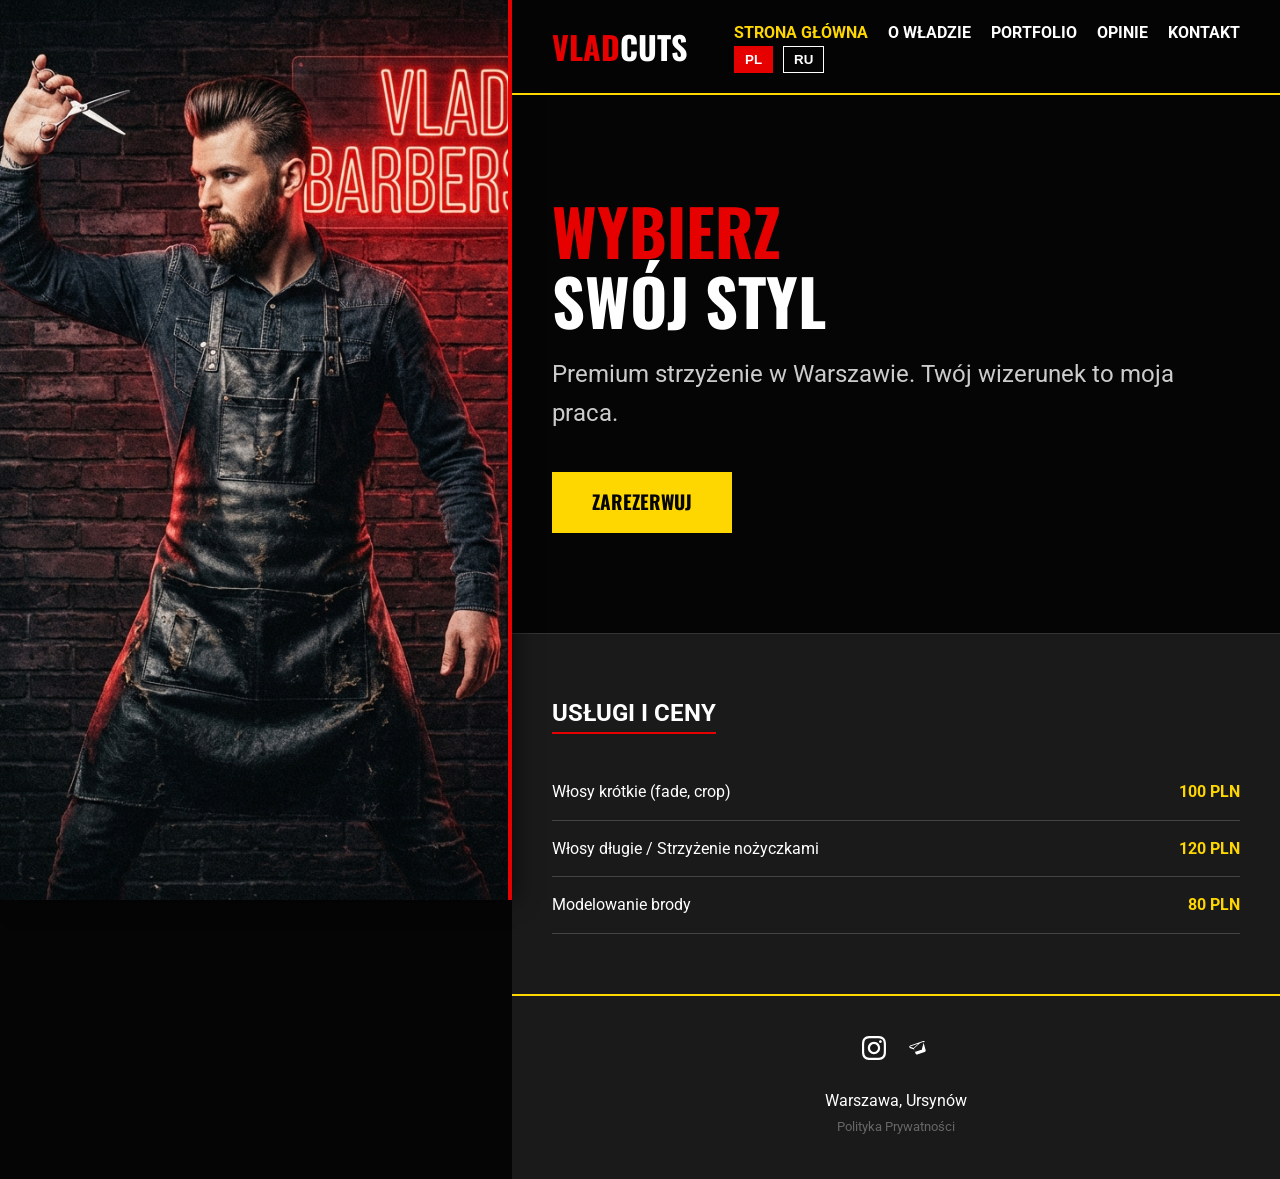
<file: index.html>
<!DOCTYPE html>
<html lang="pl">

<head>
    <meta charset="UTF-8">
    <meta name="viewport" content="width=device-width, initial-scale=1.0">
    <title>VLADCUTS - Barber Shop</title>
    <link rel="stylesheet" href="style.css">
</head>

<body>
    <!-- Fixed Sidebar -->
    <aside class="sidebar-overlay"></aside>

    <!-- Main Content Wrapper -->
    <div class="main-wrapper">
        <header>
            <div class="container nav-container">
                <a href="index.html" class="logo">VLAD<span>CUTS</span></a>
                <nav>
                    <ul>
                        <li><a href="index.html" class="active" data-i18n="nav_home">Strona Główna</a></li>
                        <li><a href="about.html" data-i18n="nav_about">O Władzie</a></li>
                        <li><a href="portfolio.html" data-i18n="nav_portfolio">Portfolio</a></li>
                        <li><a href="reviews.html" data-i18n="nav_reviews">Opinie</a></li>
                        <li><a href="contacts.html" data-i18n="nav_contacts">Kontakt</a></li>
                    </ul>
                    <div class="lang-switch">
                        <button class="lang-btn" data-lang="pl">PL</button>
                        <button class="lang-btn" data-lang="ru">RU</button>
                    </div>
                </nav>
            </div>
        </header>

        <main>
            <section class="hero-section">
                <div class="container" style="padding: 0;">
                    <h1 class="hero-text">
                        <span data-i18n="hero_title_1">WYBIERZ</span>
                        <span style="color: white;" data-i18n="hero_title_2">SWÓJ STYL</span>
                    </h1>
                    <p class="hero-sub" data-i18n="hero_sub">Premium strzyżenie w Warszawie</p>
                    <a href="contacts.html" class="cta-btn" data-i18n="cta_book">ZAREZERWUJ</a>
                </div>
            </section>

            <section class="services-section">
                <div class="container" style="padding: 0;">
                    <h2 style="color: white; margin-bottom: 30px; border-bottom: 2px solid var(--color-red); display: inline-block;"
                        data-i18n="services_title">USŁUGI I CENY</h2>

                    <div class="service-list">
                        <div class="service-item">
                            <span data-i18n="service_short">Włosy krótkie</span>
                            <span style="color: var(--color-gold); font-weight: bold;">100 PLN</span>
                        </div>
                        <div class="service-item">
                            <span data-i18n="service_long">Włosy długie</span>
                            <span style="color: var(--color-gold); font-weight: bold;">120 PLN</span>
                        </div>
                        <div class="service-item">
                            <span data-i18n="service_beard">Broda</span>
                            <span style="color: var(--color-gold); font-weight: bold;">80 PLN</span>
                        </div>
                    </div>
                </div>
            </section>
        </main>

        <footer>
            <div class="container">
                <div class="social-links">
                    <a href="https://www.instagram.com/vladd.cuts/" aria-label="Instagram">
                        <svg viewBox="0 0 24 24">
                            <path
                                d="M12 2.163c3.204 0 3.584.012 4.85.07 3.252.148 4.771 1.691 4.919 4.919.058 1.265.069 1.645.069 4.849 0 3.205-.012 3.584-.069 4.849-.149 3.225-1.664 4.771-4.919 4.919-1.266.058-1.644.07-4.85.07-3.204 0-3.584-.012-4.849-.07-3.26-.149-4.771-1.699-4.919-4.92-.058-1.265-.07-1.644-.07-4.849 0-3.204.013-3.583.07-4.849.149-3.227 1.664-4.771 4.919-4.919 1.266-.057 1.645-.069 4.849-.069zm0-2.163c-3.259 0-3.667.014-4.947.072-4.358.2-6.78 2.618-6.98 6.98-.059 1.281-.073 1.689-.073 4.948 0 3.259.014 3.668.072 4.948.2 4.358 2.618 6.78 6.98 6.98 1.281.058 1.689.072 4.948.072 3.259 0 3.668-.014 4.948-.072 4.354-.2 6.782-2.618 6.979-6.98.059-1.28.073-1.689.073-4.948 0-3.259-.014-3.667-.072-4.947-.196-4.354-2.617-6.78-6.979-6.98-1.281-.059-1.69-.073-4.949-.073zm0 5.838c-3.403 0-6.162 2.759-6.162 6.162s2.759 6.163 6.162 6.163 6.162-2.759 6.162-6.163c0-3.403-2.759-6.162-6.162-6.162zm0 10.162c-2.209 0-4-1.79-4-4 0-2.209 1.791-4 4-4s4 1.791 4 4c0 2.21-1.791 4-4 4zm6.406-11.845c-.796 0-1.441.645-1.441 1.44s.645 1.44 1.441 1.44c.795 0 1.439-.645 1.439-1.44s-.644-1.44-1.439-1.44z" />
                        </svg>
                    </a>
                    <a href="https://web.telegram.org/k/#@vlaqxp" aria-label="Telegram">
                        <svg viewBox="0 0 24 24">
                            <path d="M0 0h24v24H0z" fill="none" />
                            <path
                                d="M18.92 6.01C18.72 5.42 18.16 5.01 17.5 5.01c-.08 0-.16.01-.24.03l-13 4.42c-.6.2-1.01.76-1.02 1.4 0 0.05 0 0.09.01 0.14.11.59.54 1.07 1.11 1.27l3.86 1.35 1.34 3.86c.2.57.74 1.01 1.38 1.01.07 0 .15-.01.23-.03l7.46-2.58c.63-.22 1.08-.8 1.08-1.48 0-.08-.01-.16-.03-.23l-2.06-7.39c-.06-.2-.07-.4-.08-.6zm-2.02 7.18l-7.46 2.58c-.14.05-.28.03-.39-.01l-1.12-3.23 6.82-5.91c.14-.12.16-.33.04-.47-.12-.14-.33-.16-.47-.04L7.51 11.9l-3.23-1.12c-.14-.05-.22-.18-.21-.32l13-4.42c.16-.05.33-.03.46.06.13.09.2.24.16.4l-2.06 7.39c-.05.15-.22.25-.38.19z" />
                        </svg>
                    </a>
                </div>
                <div class="contact-info-footer">
                    <p data-i18n="address">Warszawa, Ursynów</p>
                </div>
                <a href="privacy.html" style="color: #666; text-decoration: none; font-size: 0.8rem;"
                    data-i18n="footer_privacy">Polityka Prywatności</a>
            </div>
        </footer>
    </div>

    <script src="translations.js"></script>
    <script src="script.js"></script>
</body>

</html>
</file>
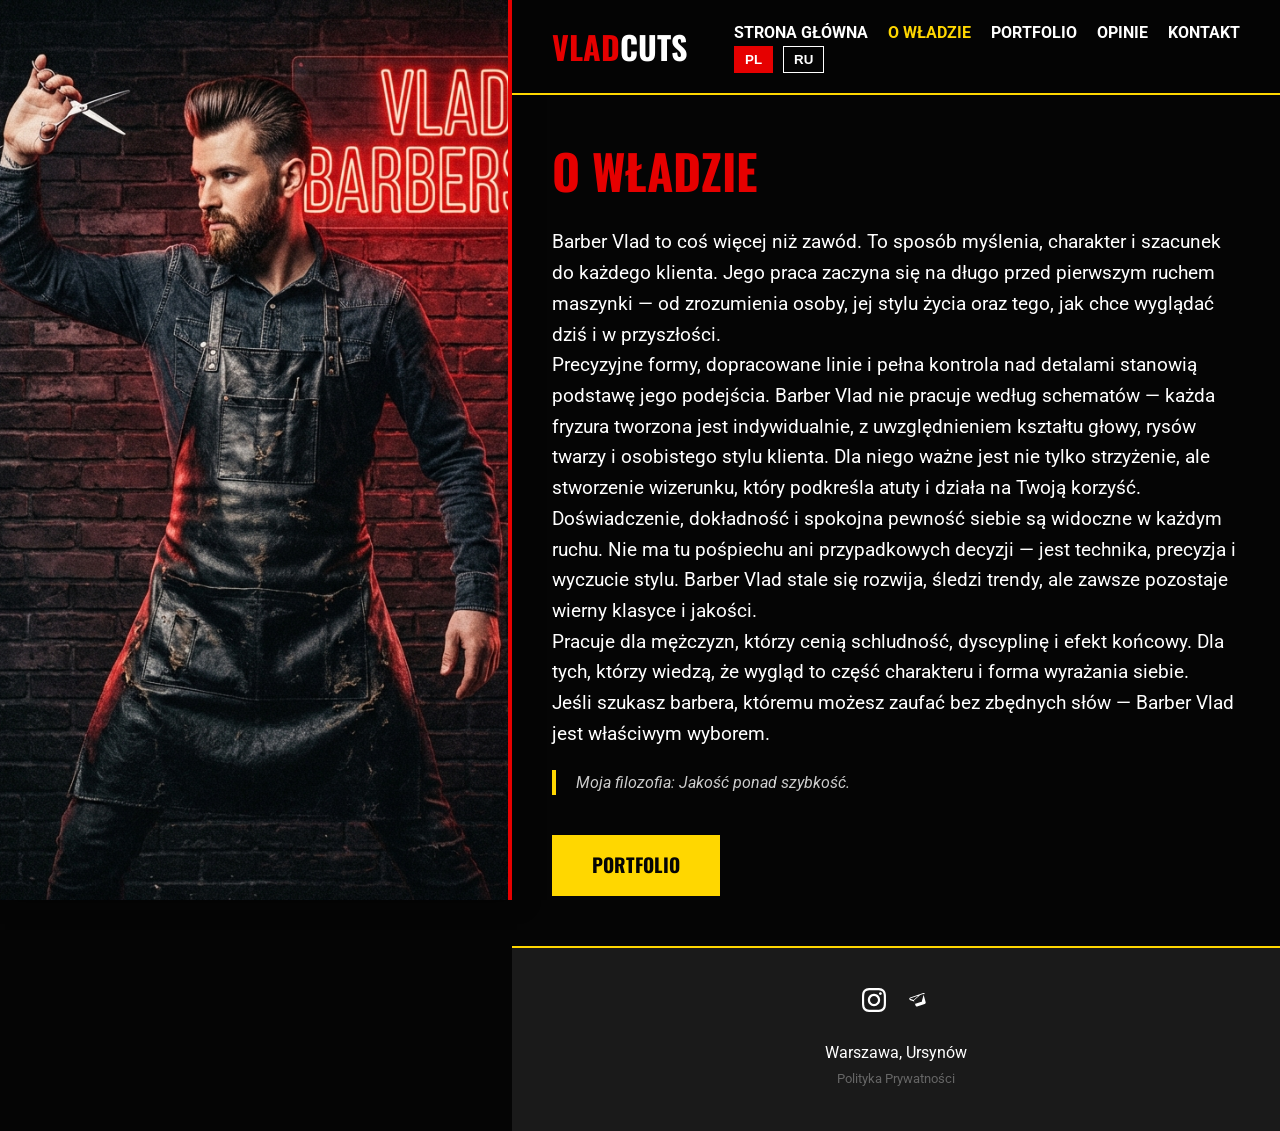
<file: about.html>
<!DOCTYPE html>
<html lang="pl">

<head>
    <meta charset="UTF-8">
    <meta name="viewport" content="width=device-width, initial-scale=1.0">
    <title>VLADCUTS - About</title>
    <link rel="stylesheet" href="style.css">
</head>

<body>
    <aside class="sidebar-overlay"></aside>
    <div class="main-wrapper">
        <header>
            <div class="container nav-container">
                <a href="index.html" class="logo">VLAD<span>CUTS</span></a>
                <nav>
                    <ul>
                        <li><a href="index.html" data-i18n="nav_home">Strona Główna</a></li>
                        <li><a href="about.html" class="active" data-i18n="nav_about">O Władzie</a></li>
                        <li><a href="portfolio.html" data-i18n="nav_portfolio">Portfolio</a></li>
                        <li><a href="reviews.html" data-i18n="nav_reviews">Opinie</a></li>
                        <li><a href="contacts.html" data-i18n="nav_contacts">Kontakt</a></li>
                    </ul>
                    <div class="lang-switch">
                        <button class="lang-btn" data-lang="pl">PL</button>
                        <button class="lang-btn" data-lang="ru">RU</button>
                    </div>
                </nav>
            </div>
        </header>

        <main class="container" style="padding-top: 50px; padding-bottom: 50px;">
            <h1 class="hero-text" style="font-size: 3rem; margin-bottom: 30px;"><span data-i18n="about_title">O
                    WŁADZIE</span></h1>

            <p style="font-size: 1.2rem; margin-bottom: 20px; max-width: 800px;" data-i18n="about_text">
                Barber z 8-letnim doświadczeniem. Szkoliłem się w Londynie. Wierzę, że fryzura to nie tylko usługa, ale
                sposób na wyrażenie siebie. Pracuję na kosmetykach premium i śledzę najnowsze trendy mody męskiej.
            </p>

            <blockquote
                style="border-left: 4px solid var(--color-gold); padding-left: 20px; font-style: italic; color: #ccc; margin-bottom: 40px;">
                <p data-i18n="about_philosophy">Moja filozofia: Jakość ponad szybkość.</p>
            </blockquote>

            <a href="portfolio.html" class="cta-btn" data-i18n="nav_portfolio">ZOBACZ PORTFOLIO</a>
        </main>

        <footer>
            <div class="container">
                <div class="social-links">
                    <a href="https://www.instagram.com/vladd.cuts/" aria-label="Instagram">
                        <svg viewBox="0 0 24 24">
                            <path
                                d="M12 2.163c3.204 0 3.584.012 4.85.07 3.252.148 4.771 1.691 4.919 4.919.058 1.265.069 1.645.069 4.849 0 3.205-.012 3.584-.069 4.849-.149 3.225-1.664 4.771-4.919 4.919-1.266.058-1.644.07-4.85.07-3.204 0-3.584-.012-4.849-.07-3.26-.149-4.771-1.699-4.919-4.92-.058-1.265-.07-1.644-.07-4.849 0-3.204.013-3.583.07-4.849.149-3.227 1.664-4.771 4.919-4.919 1.266-.057 1.645-.069 4.849-.069zm0-2.163c-3.259 0-3.667.014-4.947.072-4.358.2-6.78 2.618-6.98 6.98-.059 1.281-.073 1.689-.073 4.948 0 3.259.014 3.668.072 4.948.2 4.358 2.618 6.78 6.98 6.98 1.281.058 1.689.072 4.948.072 3.259 0 3.668-.014 4.948-.072 4.354-.2 6.782-2.618 6.979-6.98.059-1.28.073-1.689.073-4.948 0-3.259-.014-3.667-.072-4.947-.196-4.354-2.617-6.78-6.979-6.98-1.281-.059-1.69-.073-4.949-.073zm0 5.838c-3.403 0-6.162 2.759-6.162 6.162s2.759 6.163 6.163 6.163 6.162-2.759 6.162-6.163c0-3.403-2.759-6.162-6.162-6.162zm0 10.162c-2.209 0-4-1.79-4-4 0-2.209 1.791-4 4-4s4 1.791 4 4c0 2.21-1.791 4-4 4zm6.406-11.845c-.796 0-1.441.645-1.441 1.44s.645 1.44 1.441 1.44c.795 0 1.439-.645 1.439-1.44s-.644-1.44-1.439-1.44z" />
                        </svg>
                    </a>
                    <a href="https://web.telegram.org/k/#@vlaqxp" aria-label="Telegram">
                        <svg viewBox="0 0 24 24">
                            <path d="M0 0h24v24H0z" fill="none" />
                            <path
                                d="M18.92 6.01C18.72 5.42 18.16 5.01 17.5 5.01c-.08 0-.16.01-.24.03l-13 4.42c-.6.2-1.01.76-1.02 1.4 0 0.05 0 0.09.01 0.14.11.59.54 1.07 1.11 1.27l3.86 1.35 1.34 3.86c.2.57.74 1.01 1.38 1.01.07 0 .15-.01.23-.03l7.46-2.58c.63-.22 1.08-.8 1.08-1.48 0-.08-.01-.16-.03-.23l-2.06-7.39c-.06-.2-.07-.4-.08-.6zm-2.02 7.18l-7.46 2.58c-.14.05-.28.03-.39-.01l-1.12-3.23 6.82-5.91c.14-.12.16-.33.04-.47-.12-.14-.33-.16-.47-.04L7.51 11.9l-3.23-1.12c-.14-.05-.22-.18-.21-.32l13-4.42c.16-.05.33-.03.46.06.13.09.2.24.16.4l-2.06 7.39c-.05.15-.22.25-.38.19z" />
                        </svg>
                    </a>
                </div>
                <div class="contact-info-footer">
                    <p data-i18n="address">Warszawa, Ursynów</p>
                </div>
                <a href="privacy.html" style="color: #666; text-decoration: none; font-size: 0.8rem;"
                    data-i18n="footer_privacy">Polityka Prywatności</a>
            </div>
        </footer>
    </div>
    <script src="translations.js"></script>
    <script src="script.js"></script>
</body>

</html>
</file>
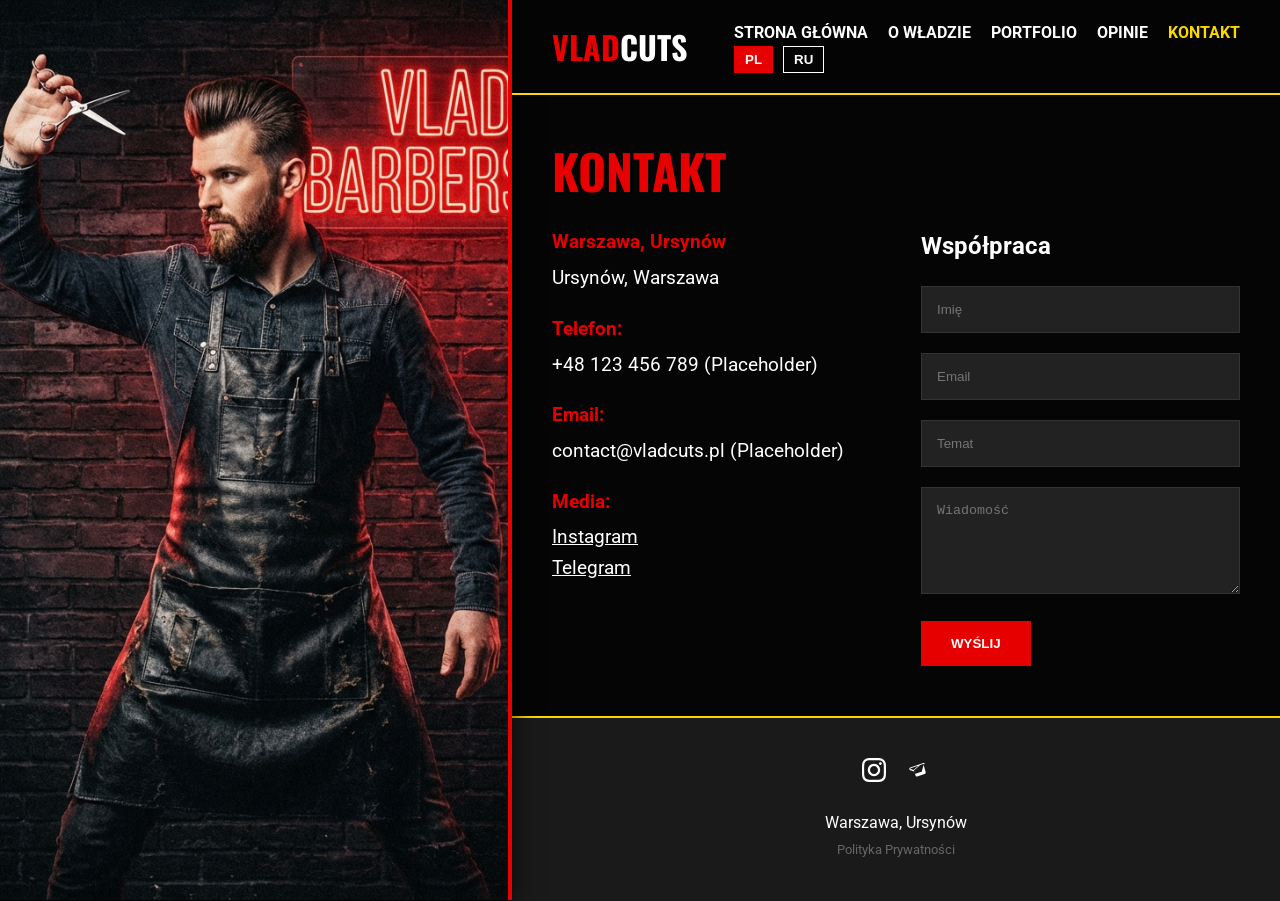
<file: contacts.html>
<!DOCTYPE html>
<html lang="pl">

<head>
    <meta charset="UTF-8">
    <meta name="viewport" content="width=device-width, initial-scale=1.0">
    <title>VLADCUTS - Contacts</title>
    <link rel="stylesheet" href="style.css">
    <style>
        .contact-grid {
            display: grid;
            grid-template-columns: 1fr 1fr;
            gap: 50px;
        }

        .contact-info {
            font-size: 1.2rem;
        }

        .contact-item {
            margin-bottom: 20px;
        }

        .contact-item strong {
            display: block;
            color: var(--color-red);
            margin-bottom: 5px;
        }

        button[type="submit"] {
            background-color: var(--color-red);
            color: white;
            border: none;
            padding: 15px 30px;
            cursor: pointer;
            font-weight: bold;
            text-transform: uppercase;
        }

        @media (max-width: 768px) {
            .contact-grid {
                grid-template-columns: 1fr;
            }
        }
    </style>
</head>

<body>
    <aside class="sidebar-overlay"></aside>
    <div class="main-wrapper">
        <header>
            <div class="container nav-container">
                <a href="index.html" class="logo">VLAD<span>CUTS</span></a>
                <nav>
                    <ul>
                        <li><a href="index.html" data-i18n="nav_home">Strona Główna</a></li>
                        <li><a href="about.html" data-i18n="nav_about">O Władzie</a></li>
                        <li><a href="portfolio.html" data-i18n="nav_portfolio">Portfolio</a></li>
                        <li><a href="reviews.html" data-i18n="nav_reviews">Opinie</a></li>
                        <li><a href="contacts.html" class="active" data-i18n="nav_contacts">Kontakt</a></li>
                    </ul>
                    <div class="lang-switch">
                        <button class="lang-btn" data-lang="pl">PL</button>
                        <button class="lang-btn" data-lang="ru">RU</button>
                    </div>
                </nav>
            </div>
        </header>

        <main class="container" style="padding-top: 50px; padding-bottom: 50px;">
            <h1 class="hero-text" style="font-size: 3rem; margin-bottom: 30px;"><span
                    data-i18n="contacts_title">KONTAKT</span></h1>

            <div class="contact-grid">
                <div class="contact-info">
                    <div class="contact-item">
                        <strong data-i18n="address">Adres</strong>
                        <p>Ursynów, Warszawa</p>
                    </div>
                    <div class="contact-item">
                        <strong data-i18n="phone_label">Telefon</strong>
                        <p>+48 123 456 789 (Placeholder)</p>
                    </div>
                    <div class="contact-item">
                        <strong data-i18n="email_label">Email</strong>
                        <p>contact@vladcuts.pl (Placeholder)</p>
                    </div>
                    <div class="contact-item">
                        <strong data-i18n="social_label">Media</strong>
                        <p>
                            <a href="https://www.instagram.com/vladd.cuts/"
                                style="color: white; text-decoration: underline;">Instagram</a><br>
                            <a href="https://web.telegram.org/k/#@vlaqxp"
                                style="color: white; text-decoration: underline;">Telegram</a>
                        </p>
                    </div>
                </div>

                <div class="contact-form">
                    <h2 style="margin-bottom: 20px;" data-i18n="contact_form_title">Współpraca</h2>
                    <form id="contactForm">
                        <input type="text" id="name" data-i18n-placeholder="form_name" placeholder="Imię" required>
                        <input type="email" id="email" data-i18n-placeholder="form_email" placeholder="Email" required>
                        <input type="text" id="topic" data-i18n-placeholder="form_topic" placeholder="Temat" required>
                        <textarea rows="5" id="message" data-i18n-placeholder="form_message" placeholder="Wiadomość"
                            required></textarea>
                        <button type="submit" data-i18n="form_btn">WYŚLIJ</button>
                    </form>
                </div>
            </div>
        </main>

        <footer>
            <div class="container">
                <div class="social-links">
                    <a href="https://www.instagram.com/vladd.cuts/" aria-label="Instagram">
                        <svg viewBox="0 0 24 24">
                            <path
                                d="M12 2.163c3.204 0 3.584.012 4.85.07 3.252.148 4.771 1.691 4.919 4.919.058 1.265.069 1.645.069 4.849 0 3.205-.012 3.584-.069 4.849-.149 3.225-1.664 4.771-4.919 4.919-1.266.058-1.644.07-4.85.07-3.204 0-3.584-.012-4.849-.07-3.26-.149-4.771-1.699-4.919-4.92-.058-1.265-.07-1.644-.07-4.849 0-3.204.013-3.583.07-4.849.149-3.227 1.664-4.771 4.919-4.919 1.266-.057 1.645-.069 4.849-.069zm0-2.163c-3.259 0-3.667.014-4.947.072-4.358.2-6.78 2.618-6.98 6.98-.059 1.281-.073 1.689-.073 4.948 0 3.259.014 3.668.072 4.948.2 4.358 2.618 6.78 6.98 6.98 1.281.058 1.689.072 4.948.072 3.259 0 3.668-.014 4.948-.072 4.354-.2 6.782-2.618 6.979-6.98.059-1.28.073-1.689.073-4.948 0-3.259-.014-3.667-.072-4.947-.196-4.354-2.617-6.78-6.979-6.98-1.281-.059-1.69-.073-4.949-.073zm0 5.838c-3.403 0-6.162 2.759-6.162 6.162s2.759 6.163 6.163 6.163 6.162-2.759 6.162-6.163c0-3.403-2.759-6.162-6.162-6.162zm0 10.162c-2.209 0-4-1.79-4-4 0-2.209 1.791-4 4-4s4 1.791 4 4c0 2.21-1.791 4-4 4zm6.406-11.845c-.796 0-1.441.645-1.441 1.44s.645 1.44 1.441 1.44c.795 0 1.439-.645 1.439-1.44s-.644-1.44-1.439-1.44z" />
                        </svg>
                    </a>
                    <a href="https://web.telegram.org/k/#@vlaqxp" aria-label="Telegram">
                        <svg viewBox="0 0 24 24">
                            <path d="M0 0h24v24H0z" fill="none" />
                            <path
                                d="M18.92 6.01C18.72 5.42 18.16 5.01 17.5 5.01c-.08 0-.16.01-.24.03l-13 4.42c-.6.2-1.01.76-1.02 1.4 0 0.05 0 0.09.01 0.14.11.59.54 1.07 1.11 1.27l3.86 1.35 1.34 3.86c.2.57.74 1.01 1.38 1.01.07 0 .15-.01.23-.03l7.46-2.58c.63-.22 1.08-.8 1.08-1.48 0-.08-.01-.16-.03-.23l-2.06-7.39c-.06-.2-.07-.4-.08-.6zm-2.02 7.18l-7.46 2.58c-.14.05-.28.03-.39-.01l-1.12-3.23 6.82-5.91c.14-.12.16-.33.04-.47-.12-.14-.33-.16-.47-.04L7.51 11.9l-3.23-1.12c-.14-.05-.22-.18-.21-.32l13-4.42c.16-.05.33-.03.46.06.13.09.2.24.16.4l-2.06 7.39c-.05.15-.22.25-.38.19z" />
                        </svg>
                    </a>
                </div>
                <div class="contact-info-footer">
                    <p data-i18n="address">Warszawa, Ursynów</p>
                </div>
                <a href="privacy.html" style="color: #666; text-decoration: none; font-size: 0.8rem;"
                    data-i18n="footer_privacy">Polityka Prywatności</a>
            </div>
        </footer>
    </div>

    <script src="translations.js"></script>
    <script src="script.js"></script>
    <script>
        document.addEventListener('DOMContentLoaded', () => {
            // Handle form submission
            document.getElementById('contactForm')?.addEventListener('submit', (e) => {
                e.preventDefault();
                const name = document.getElementById('name').value;
                const topic = document.getElementById('topic').value;
                const message = document.getElementById('message').value;

                // Simulate sending
                alert('Simulation: Data sent to owner.\n(In a real site, this would connect to a backend like Formspree or EmailJS)');

                // Fallback to mailto
                window.location.href = `mailto:vladd.cuts@gmail.com?subject=${encodeURIComponent(topic)}&body=${encodeURIComponent("Name: " + name + "\n\n" + message)}`;
            });

            // Update placeholders
            const inputs = document.querySelectorAll('[data-i18n-placeholder]');
            const lang = localStorage.getItem('vladcuts_lang') || 'pl';
            inputs.forEach(input => {
                const key = input.getAttribute('data-i18n-placeholder');
                if (translations[lang][key]) {
                    input.placeholder = translations[lang][key];
                }
            });

            // Update logic for buttons
            const btns = document.querySelectorAll('.lang-btn');
            btns.forEach(btn => btn.addEventListener('click', () => {
                const newLang = btn.getAttribute('data-lang');
                inputs.forEach(input => {
                    const key = input.getAttribute('data-i18n-placeholder');
                    if (translations[newLang][key]) {
                        input.placeholder = translations[newLang][key];
                    }
                });
            }));
        });
    </script>
</body>

</html>
</file>
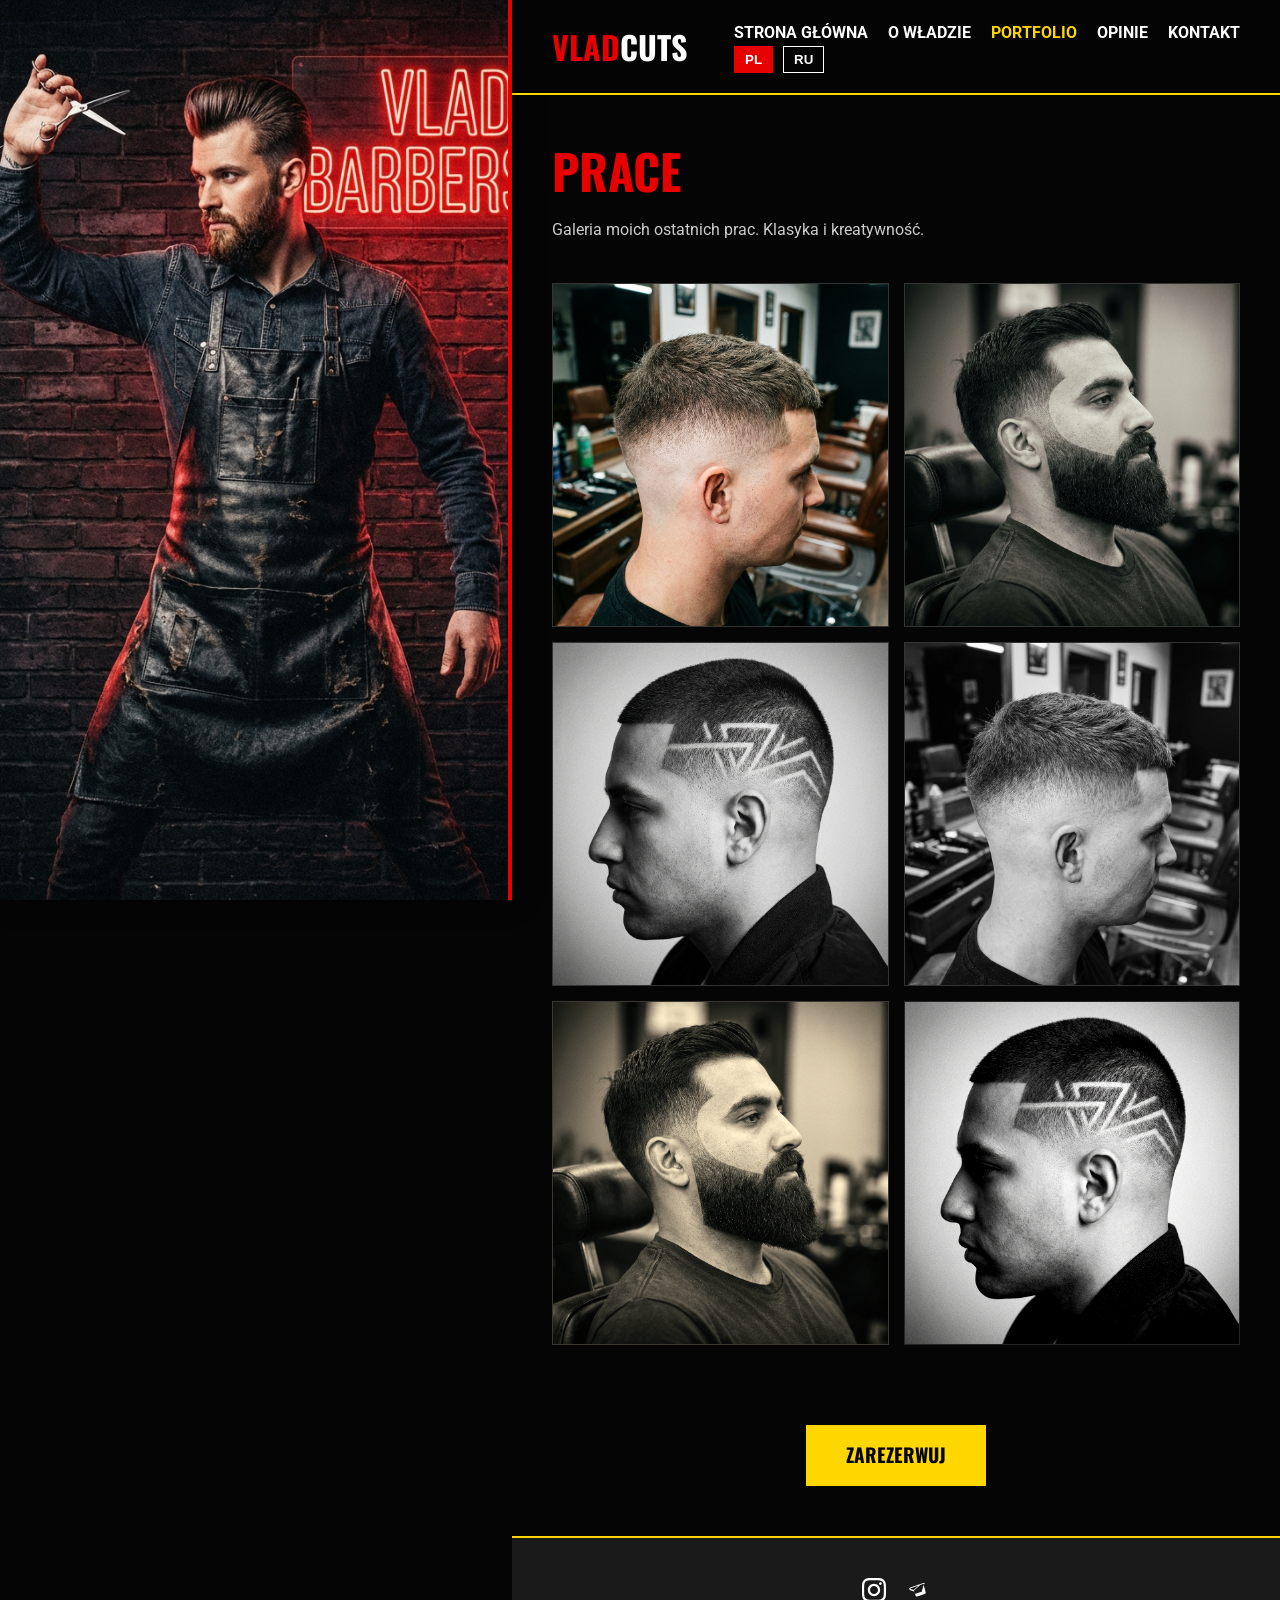
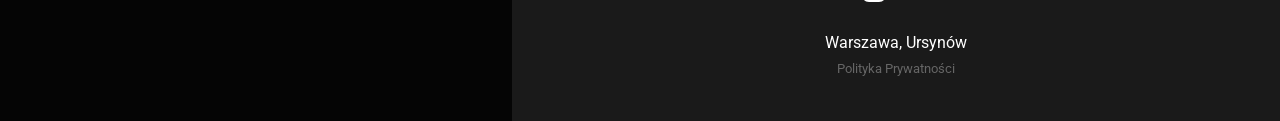
<file: portfolio.html>
<!DOCTYPE html>
<html lang="pl">

<head>
    <meta charset="UTF-8">
    <meta name="viewport" content="width=device-width, initial-scale=1.0">
    <title>VLADCUTS - Portfolio</title>
    <link rel="stylesheet" href="style.css">
</head>

<body>
    <aside class="sidebar-overlay"></aside>
    <div class="main-wrapper">
        <header>
            <div class="container nav-container">
                <a href="index.html" class="logo">VLAD<span>CUTS</span></a>
                <nav>
                    <ul>
                        <li><a href="index.html" data-i18n="nav_home">Strona Główna</a></li>
                        <li><a href="about.html" data-i18n="nav_about">O Władzie</a></li>
                        <li><a href="portfolio.html" class="active" data-i18n="nav_portfolio">Portfolio</a></li>
                        <li><a href="reviews.html" data-i18n="nav_reviews">Opinie</a></li>
                        <li><a href="contacts.html" data-i18n="nav_contacts">Kontakt</a></li>
                    </ul>
                    <div class="lang-switch">
                        <button class="lang-btn" data-lang="pl">PL</button>
                        <button class="lang-btn" data-lang="ru">RU</button>
                    </div>
                </nav>
            </div>
        </header>

        <main class="container" style="padding-top: 50px; padding-bottom: 50px;">
            <h1 class="hero-text" style="font-size: 3rem; margin-bottom: 20px;"><span
                    data-i18n="portfolio_title">PRACE</span></h1>
            <p style="margin-bottom: 40px; color: #ccc;" data-i18n="portfolio_desc">Galeria moich ostatnich prac.
                Klasyka i kreatywność.</p>

            <div class="portfolio-grid">
                <div class="portfolio-item">
                    <img src="images/portfolio_1.png" alt="Haircut 1">
                </div>
                <div class="portfolio-item">
                    <img src="images/portfolio_2.png" alt="Haircut 2">
                </div>
                <div class="portfolio-item">
                    <img src="images/portfolio_3.png" alt="Haircut 3">
                </div>
                <div class="portfolio-item">
                    <img src="images/portfolio_1.png" alt="Haircut 4" style="filter: grayscale(1);">
                </div>
                <div class="portfolio-item">
                    <img src="images/portfolio_2.png" alt="Haircut 5" style="filter: sepia(0.5);">
                </div>
                <div class="portfolio-item">
                    <img src="images/portfolio_3.png" alt="Haircut 6" style="filter: contrast(1.2);">
                </div>
            </div>

            <div style="text-align: center; margin-top: 30px;">
                <a href="contacts.html" class="cta-btn" data-i18n="cta_book">ZAREZERWUJ</a>
            </div>
        </main>

        <footer>
            <div class="container">
                <div class="social-links">
                    <a href="https://www.instagram.com/vladd.cuts/" aria-label="Instagram">
                        <svg viewBox="0 0 24 24">
                            <path
                                d="M12 2.163c3.204 0 3.584.012 4.85.07 3.252.148 4.771 1.691 4.919 4.919.058 1.265.069 1.645.069 4.849 0 3.205-.012 3.584-.069 4.849-.149 3.225-1.664 4.771-4.919 4.919-1.266.058-1.644.07-4.85.07-3.204 0-3.584-.012-4.849-.07-3.26-.149-4.771-1.699-4.919-4.92-.058-1.265-.07-1.644-.07-4.849 0-3.204.013-3.583.07-4.849.149-3.227 1.664-4.771 4.919-4.919 1.266-.057 1.645-.069 4.849-.069zm0-2.163c-3.259 0-3.667.014-4.947.072-4.358.2-6.78 2.618-6.98 6.98-.059 1.281-.073 1.689-.073 4.948 0 3.259.014 3.668.072 4.948.2 4.358 2.618 6.78 6.98 6.98 1.281.058 1.689.072 4.948.072 3.259 0 3.668-.014 4.948-.072 4.354-.2 6.782-2.618 6.979-6.98.059-1.28.073-1.689.073-4.948 0-3.259-.014-3.667-.072-4.947-.196-4.354-2.617-6.78-6.979-6.98-1.281-.059-1.69-.073-4.949-.073zm0 5.838c-3.403 0-6.162 2.759-6.162 6.162s2.759 6.163 6.163 6.163 6.162-2.759 6.162-6.163c0-3.403-2.759-6.162-6.162-6.162zm0 10.162c-2.209 0-4-1.79-4-4 0-2.209 1.791-4 4-4s4 1.791 4 4c0 2.21-1.791 4-4 4zm6.406-11.845c-.796 0-1.441.645-1.441 1.44s.645 1.44 1.441 1.44c.795 0 1.439-.645 1.439-1.44s-.644-1.44-1.439-1.44z" />
                        </svg>
                    </a>
                    <a href="https://web.telegram.org/k/#@vlaqxp" aria-label="Telegram">
                        <svg viewBox="0 0 24 24">
                            <path d="M0 0h24v24H0z" fill="none" />
                            <path
                                d="M18.92 6.01C18.72 5.42 18.16 5.01 17.5 5.01c-.08 0-.16.01-.24.03l-13 4.42c-.6.2-1.01.76-1.02 1.4 0 0.05 0 0.09.01 0.14.11.59.54 1.07 1.11 1.27l3.86 1.35 1.34 3.86c.2.57.74 1.01 1.38 1.01.07 0 .15-.01.23-.03l7.46-2.58c.63-.22 1.08-.8 1.08-1.48 0-.08-.01-.16-.03-.23l-2.06-7.39c-.06-.2-.07-.4-.08-.6zm-2.02 7.18l-7.46 2.58c-.14.05-.28.03-.39-.01l-1.12-3.23 6.82-5.91c.14-.12.16-.33.04-.47-.12-.14-.33-.16-.47-.04L7.51 11.9l-3.23-1.12c-.14-.05-.22-.18-.21-.32l13-4.42c.16-.05.33-.03.46.06.13.09.2.24.16.4l-2.06 7.39c-.05.15-.22.25-.38.19z" />
                        </svg>
                    </a>
                </div>
                <div class="contact-info-footer">
                    <p data-i18n="address">Warszawa, Ursynów</p>
                </div>
                <a href="privacy.html" style="color: #666; text-decoration: none; font-size: 0.8rem;"
                    data-i18n="footer_privacy">Polityka Prywatności</a>
            </div>
        </footer>
    </div>
    <script src="translations.js"></script>
    <script src="script.js"></script>
</body>

</html>
</file>
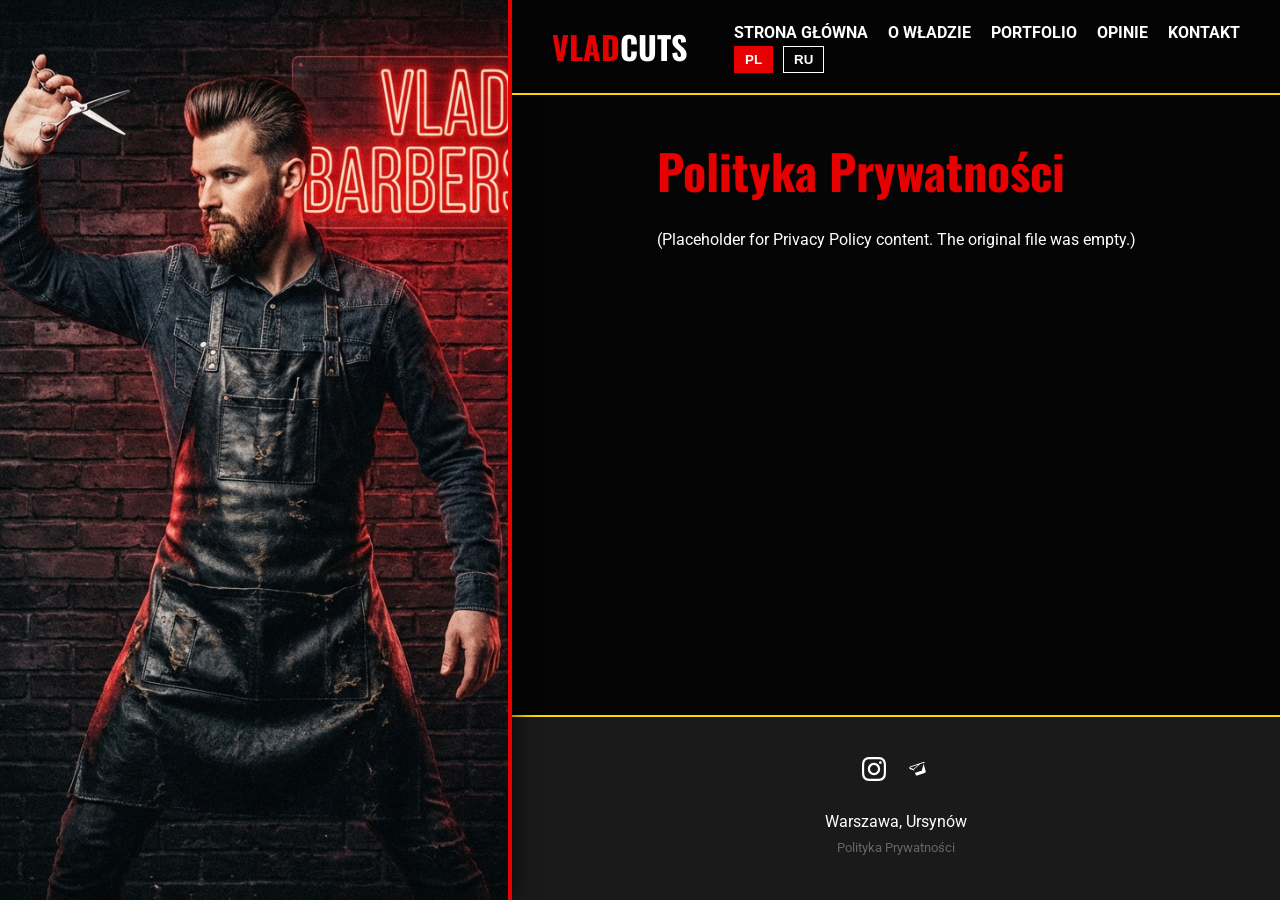
<file: privacy.html>
<!DOCTYPE html>
<html lang="pl">

<head>
    <meta charset="UTF-8">
    <meta name="viewport" content="width=device-width, initial-scale=1.0">
    <title>VLADCUTS - Privacy Policy</title>
    <link rel="stylesheet" href="style.css">
</head>

<body>
    <aside class="sidebar-overlay"></aside>
    <div class="main-wrapper">
        <header>
            <div class="container nav-container">
                <a href="index.html" class="logo">VLAD<span>CUTS</span></a>
                <nav>
                    <ul>
                        <li><a href="index.html" data-i18n="nav_home">Strona Główna</a></li>
                        <li><a href="about.html" data-i18n="nav_about">O Władzie</a></li>
                        <li><a href="portfolio.html" data-i18n="nav_portfolio">Portfolio</a></li>
                        <li><a href="reviews.html" data-i18n="nav_reviews">Opinie</a></li>
                        <li><a href="contacts.html" data-i18n="nav_contacts">Kontakt</a></li>
                    </ul>
                    <div class="lang-switch">
                        <button class="lang-btn" data-lang="pl">PL</button>
                        <button class="lang-btn" data-lang="ru">RU</button>
                    </div>
                </nav>
            </div>
        </header>

        <main class="container" style="padding-top: 50px; padding-bottom: 50px;">
            <h1 class="hero-text" style="font-size: 3rem; margin-bottom: 30px;"><span
                    data-i18n="footer_privacy">Polityka Prywatności</span></h1>

            <p>
                (Placeholder for Privacy Policy content. The original file was empty.)
            </p>
        </main>

        <footer>
            <div class="container">
                <div class="social-links">
                    <a href="https://www.instagram.com/vladd.cuts/" aria-label="Instagram">
                        <svg viewBox="0 0 24 24">
                            <path
                                d="M12 2.163c3.204 0 3.584.012 4.85.07 3.252.148 4.771 1.691 4.919 4.919.058 1.265.069 1.645.069 4.849 0 3.205-.012 3.584-.069 4.849-.149 3.225-1.664 4.771-4.919 4.919-1.266.058-1.644.07-4.85.07-3.204 0-3.584-.012-4.849-.07-3.26-.149-4.771-1.699-4.919-4.92-.058-1.265-.07-1.644-.07-4.849 0-3.204.013-3.583.07-4.849.149-3.227 1.664-4.771 4.919-4.919 1.266-.057 1.645-.069 4.849-.069zm0-2.163c-3.259 0-3.667.014-4.947.072-4.358.2-6.78 2.618-6.98 6.98-.059 1.281-.073 1.689-.073 4.948 0 3.259.014 3.668.072 4.948.2 4.358 2.618 6.78 6.98 6.98 1.281.058 1.689.072 4.948.072 3.259 0 3.668-.014 4.948-.072 4.354-.2 6.782-2.618 6.979-6.98.059-1.28.073-1.689.073-4.948 0-3.259-.014-3.667-.072-4.947-.196-4.354-2.617-6.78-6.979-6.98-1.281-.059-1.69-.073-4.949-.073zm0 5.838c-3.403 0-6.162 2.759-6.162 6.162s2.759 6.163 6.163 6.163 6.162-2.759 6.162-6.163c0-3.403-2.759-6.162-6.162-6.162zm0 10.162c-2.209 0-4-1.79-4-4 0-2.209 1.791-4 4-4s4 1.791 4 4c0 2.21-1.791 4-4 4zm6.406-11.845c-.796 0-1.441.645-1.441 1.44s.645 1.44 1.441 1.44c.795 0 1.439-.645 1.439-1.44s-.644-1.44-1.439-1.44z" />
                        </svg>
                    </a>
                    <a href="https://web.telegram.org/k/#@vlaqxp" aria-label="Telegram">
                        <svg viewBox="0 0 24 24">
                            <path d="M0 0h24v24H0z" fill="none" />
                            <path
                                d="M18.92 6.01C18.72 5.42 18.16 5.01 17.5 5.01c-.08 0-.16.01-.24.03l-13 4.42c-.6.2-1.01.76-1.02 1.4 0 0.05 0 0.09.01 0.14.11.59.54 1.07 1.11 1.27l3.86 1.35 1.34 3.86c.2.57.74 1.01 1.38 1.01.07 0 .15-.01.23-.03l7.46-2.58c.63-.22 1.08-.8 1.08-1.48 0-.08-.01-.16-.03-.23l-2.06-7.39c-.06-.2-.07-.4-.08-.6zm-2.02 7.18l-7.46 2.58c-.14.05-.28.03-.39-.01l-1.12-3.23 6.82-5.91c.14-.12.16-.33.04-.47-.12-.14-.33-.16-.47-.04L7.51 11.9l-3.23-1.12c-.14-.05-.22-.18-.21-.32l13-4.42c.16-.05.33-.03.46.06.13.09.2.24.16.4l-2.06 7.39c-.05.15-.22.25-.38.19z" />
                        </svg>
                    </a>
                </div>
                <div class="contact-info-footer">
                    <p data-i18n="address">Warszawa, Ursynów</p>
                </div>
                <a href="privacy.html" style="color: #666; text-decoration: none; font-size: 0.8rem;"
                    data-i18n="footer_privacy">Polityka Prywatności</a>
            </div>
        </footer>
    </div>
    <script src="translations.js"></script>
    <script src="script.js"></script>
</body>

</html>
</file>
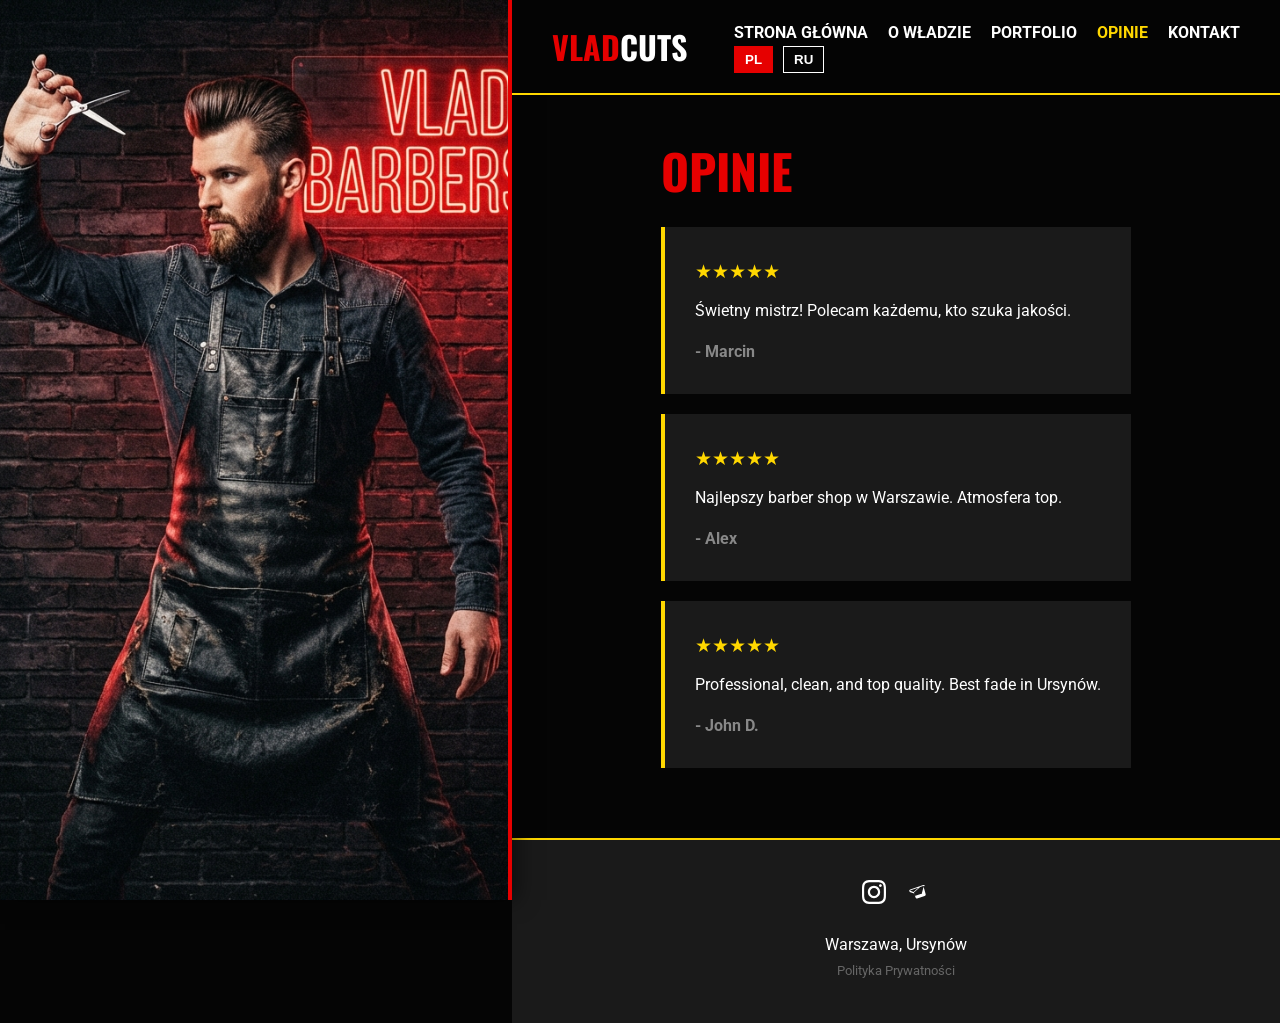
<file: reviews.html>
<!DOCTYPE html>
<html lang="pl">

<head>
    <meta charset="UTF-8">
    <meta name="viewport" content="width=device-width, initial-scale=1.0">
    <title>VLADCUTS - Reviews</title>
    <link rel="stylesheet" href="style.css">
    <style>
        .review-card {
            background-color: var(--color-dark-grey);
            padding: 30px;
            border-left: 4px solid var(--color-gold);
            margin-bottom: 20px;
            animation: fadeInRight 0.8s ease-out backwards;
        }

        .review-card:nth-child(2) {
            animation-delay: 0.2s;
        }

        .review-card:nth-child(3) {
            animation-delay: 0.4s;
        }

        .review-stars {
            color: var(--color-gold);
            font-size: 1.2rem;
            margin-bottom: 10px;
        }

        .review-author {
            margin-top: 15px;
            font-weight: bold;
            color: #888;
        }
    </style>
</head>

<body>
    <aside class="sidebar-overlay"></aside>
    <div class="main-wrapper">
        <header>
            <div class="container nav-container">
                <a href="index.html" class="logo">VLAD<span>CUTS</span></a>
                <nav>
                    <ul>
                        <li><a href="index.html" data-i18n="nav_home">Strona Główna</a></li>
                        <li><a href="about.html" data-i18n="nav_about">O Władzie</a></li>
                        <li><a href="portfolio.html" data-i18n="nav_portfolio">Portfolio</a></li>
                        <li><a href="reviews.html" class="active" data-i18n="nav_reviews">Opinie</a></li>
                        <li><a href="contacts.html" data-i18n="nav_contacts">Kontakt</a></li>
                    </ul>
                    <div class="lang-switch">
                        <button class="lang-btn" data-lang="pl">PL</button>
                        <button class="lang-btn" data-lang="ru">RU</button>
                    </div>
                </nav>
            </div>
        </header>

        <main class="container" style="padding-top: 50px; padding-bottom: 50px;">
            <h1 class="hero-text" style="font-size: 3rem; margin-bottom: 30px;"><span
                    data-i18n="reviews_title">OPINIE</span></h1>

            <div class="review-card">
                <div class="review-stars">★★★★★</div>
                <p data-i18n="review_1">Świetny mistrz! Polecam każdemu, kto szuka jakości.</p>
                <div class="review-author">- Marcin</div>
            </div>

            <div class="review-card">
                <div class="review-stars">★★★★★</div>
                <p data-i18n="review_2">Najlepszy barber shop w Warszawie. Atmosfera top.</p>
                <div class="review-author">- Alex</div>
            </div>

            <div class="review-card">
                <div class="review-stars">★★★★★</div>
                <p>Professional, clean, and top quality. Best fade in Ursynów.</p>
                <div class="review-author">- John D.</div>
            </div>
        </main>

        <footer>
            <div class="container">
                <div class="social-links">
                    <a href="https://www.instagram.com/vladd.cuts/" aria-label="Instagram">
                        <svg viewBox="0 0 24 24">
                            <path
                                d="M12 2.163c3.204 0 3.584.012 4.85.07 3.252.148 4.771 1.691 4.919 4.919.058 1.265.069 1.645.069 4.849 0 3.205-.012 3.584-.069 4.849-.149 3.225-1.664 4.771-4.919 4.919-1.266.058-1.644.07-4.85.07-3.204 0-3.584-.012-4.849-.07-3.26-.149-4.771-1.699-4.919-4.92-.058-1.265-.07-1.644-.07-4.849 0-3.204.013-3.583.07-4.849.149-3.227 1.664-4.771 4.919-4.919 1.266-.057 1.645-.069 4.849-.069zm0-2.163c-3.259 0-3.667.014-4.947.072-4.358.2-6.78 2.618-6.98 6.98-.059 1.281-.073 1.689-.073 4.948 0 3.259.014 3.668.072 4.948.2 4.358 2.618 6.78 6.98 6.98 1.281.058 1.689.072 4.948.072 3.259 0 3.668-.014 4.948-.072 4.354-.2 6.782-2.618 6.979-6.98.059-1.28.073-1.689.073-4.948 0-3.259-.014-3.667-.072-4.947-.196-4.354-2.617-6.78-6.979-6.98-1.281-.059-1.69-.073-4.949-.073zm0 5.838c-3.403 0-6.162 2.759-6.162 6.162s2.759 6.163 6.163 6.163 6.162-2.759 6.162-6.163c0-3.403-2.759-6.162-6.162-6.162zm0 10.162c-2.209 0-4-1.79-4-4 0-2.209 1.791-4 4-4s4 1.791 4 4c0 2.21-1.791 4-4 4zm6.406-11.845c-.796 0-1.441.645-1.441 1.44s.645 1.44 1.441 1.44c.795 0 1.439-.645 1.439-1.44s-.644-1.44-1.439-1.44z" />
                        </svg>
                    </a>
                    <a href="https://web.telegram.org/k/#@vlaqxp" aria-label="Telegram">
                        <svg viewBox="0 0 24 24">
                            <path d="M0 0h24v24H0z" fill="none" />
                            <path
                                d="M18.92 6.01C18.72 5.42 18.16 5.01 17.5 5.01c-.08 0-.16.01-.24.03l-13 4.42c-.6.2-1.01.76-1.02 1.4 0 0.05 0 0.09.01 0.14.11.59.54 1.07 1.11 1.27l3.86 1.35 1.34 3.86c.2.57.74 1.01 1.38 1.01.07 0 .15-.01.23-.03l7.46-2.58c.63-.22 1.08-.8 1.08-1.48 0-.08-.01-.16-.03-.23l-2.06-7.39c-.06-.2-.07-.4-.08-.6zm-2.02 7.18l-7.46 2.58c-.14.05-.28.03-.39-.01l-1.12-3.23 6.82-5.91c.14-.12.16-.33.04-.47-.12-.14-.33-.16-.47-.04L7.51 11.9l-3.23-1.12c-.14-.05-.22-.18-.21-.32l13-4.42c.16-.05.33-.03.46.06.13.09.2.24.16.4l-2.06 7.39c-.05.15-.22.25-.38.19z" />
                        </svg>
                    </a>
                </div>
                <div class="contact-info-footer">
                    <p data-i18n="address">Warszawa, Ursynów</p>
                </div>
                <a href="privacy.html" style="color: #666; text-decoration: none; font-size: 0.8rem;"
                    data-i18n="footer_privacy">Polityka Prywatności</a>
            </div>
        </footer>
    </div>
    <script src="translations.js"></script>
    <script src="script.js"></script>
</body>

</html>
</file>
<file: style.css>
@import url('https://fonts.googleapis.com/css2?family=Oswald:wght@500;700&family=Roboto:wght@400;700&display=swap');

:root {
    --color-black: #050505;
    --color-white: #FFFFFF;
    --color-red: #E60000;
    --color-gold: #FFD700;
    --color-dark-grey: #1a1a1a;
    --sidebar-width: 40%;
}

* {
    box-sizing: border-box;
    margin: 0;
    padding: 0;
}

body {
    background-color: var(--color-black);
    color: var(--color-white);
    font-family: 'Roboto', sans-serif;
    line-height: 1.6;
    display: flex;
    overflow-x: hidden;
}

/* Sidebar (Left) */
.sidebar-overlay {
    position: fixed;
    top: 0;
    left: 0;
    bottom: 0;
    width: var(--sidebar-width);
    background-image: url('images/vlad_full_body.png');
    background-size: cover;
    background-position: center;
    background-repeat: no-repeat;
    z-index: 10;
    border-right: 4px solid var(--color-red);
    box-shadow: 5px 0 20px rgba(0, 0, 0, 0.5);
    animation: slideInLeft 1s ease-out;
}

/* Content (Right) */
.main-wrapper {
    margin-left: var(--sidebar-width);
    width: calc(100% - var(--sidebar-width));
    min-height: 100vh;
    display: flex;
    flex-direction: column;
}

/* Header */
header {
    background-color: rgba(5, 5, 5, 0.95);
    padding: 20px 0;
    position: sticky;
    top: 0;
    z-index: 1000;
    border-bottom: 2px solid var(--color-gold);
}

.container {
    max-width: 1000px;
    margin: 0 auto;
    padding: 0 40px;
}

.nav-container {
    display: flex;
    justify-content: space-between;
    align-items: center;
}

.logo {
    font-size: 2rem;
    font-weight: 700;
    color: var(--color-red);
    text-decoration: none;
    font-family: 'Oswald', sans-serif;
    animation: fadeInDown 0.8s ease-out;
}

.logo span {
    color: var(--color-white);
}

nav ul {
    display: flex;
    list-style: none;
    gap: 20px;
}

nav a {
    color: var(--color-white);
    text-decoration: none;
    font-weight: 700;
    font-size: 1rem;
    transition: color 0.3s;
    text-transform: uppercase;
}

nav a:hover,
nav a.active {
    color: var(--color-gold);
}

.lang-switch {
    display: flex;
    gap: 10px;
}

.lang-btn {
    background: none;
    border: 1px solid var(--color-white);
    color: var(--color-white);
    padding: 5px 10px;
    cursor: pointer;
    font-weight: bold;
    transition: all 0.3s;
}

.lang-btn.active,
.lang-btn:hover {
    background-color: var(--color-red);
    border-color: var(--color-red);
    color: var(--color-white);
}

/* Hero Content */
.hero-section {
    padding: 100px 40px;
    display: flex;
    flex-direction: column;
    justify-content: center;
    flex: 1;
}

.hero-text {
    font-size: 4rem;
    line-height: 1.1;
    margin-bottom: 20px;
    font-family: 'Oswald', sans-serif;
    animation: fadeInRight 1s ease-out;
}

.hero-text span {
    color: var(--color-red);
    display: block;
}

.hero-sub {
    font-size: 1.5rem;
    margin-bottom: 40px;
    color: #ccc;
    animation: fadeInUp 1s ease-out 0.5s backwards;
}

.cta-btn {
    display: inline-block;
    background-color: var(--color-gold);
    color: var(--color-black);
    padding: 15px 40px;
    font-size: 1.2rem;
    font-weight: 700;
    text-decoration: none;
    text-transform: uppercase;
    border: none;
    cursor: pointer;
    transition: transform 0.2s, box-shadow 0.2s;
    font-family: 'Oswald', sans-serif;
    animation: fadeInUp 1s ease-out 0.8s backwards;
}

.cta-btn:hover {
    transform: scale(1.05);
    box-shadow: 0 0 20px rgba(255, 215, 0, 0.4);
}

/* Services */
.services-section {
    background-color: var(--color-dark-grey);
    padding: 60px 40px;
    border-top: 1px solid #333;
}

.service-item {
    display: flex;
    justify-content: space-between;
    border-bottom: 1px solid #444;
    padding: 15px 0;
    transition: background 0.3s;
}

.service-item:hover {
    background-color: #222;
    padding-left: 10px;
}

/* Animations */
@keyframes slideInLeft {
    from {
        transform: translateX(-100%);
        opacity: 0;
    }

    to {
        transform: translateX(0);
        opacity: 1;
    }
}

@keyframes fadeInRight {
    from {
        transform: translateX(50px);
        opacity: 0;
    }

    to {
        transform: translateX(0);
        opacity: 1;
    }
}

@keyframes fadeInDown {
    from {
        transform: translateY(-30px);
        opacity: 0;
    }

    to {
        transform: translateY(0);
        opacity: 1;
    }
}

@keyframes fadeInUp {
    from {
        transform: translateY(30px);
        opacity: 0;
    }

    to {
        transform: translateY(0);
        opacity: 1;
    }
}

/* Footer */
footer {
    background-color: var(--color-dark-grey);
    padding: 40px 0;
    text-align: center;
    border-top: 2px solid var(--color-gold);
    margin-top: auto;
}

.social-links {
    display: flex;
    justify-content: center;
    gap: 20px;
    margin-bottom: 20px;
}

.social-links svg {
    fill: var(--color-white);
    width: 24px;
    height: 24px;
    transition: fill 0.3s;
}

.social-links a:hover svg {
    fill: var(--color-gold);
}

/* Portfolio Grid */
.portfolio-grid {
    display: grid;
    grid-template-columns: repeat(auto-fit, minmax(250px, 1fr));
    gap: 15px;
    padding-bottom: 50px;
}

.portfolio-item img {
    width: 100%;
    height: 100%;
    object-fit: cover;
    border: 1px solid #333;
    transition: transform 0.3s, border-color 0.3s;
}

.portfolio-item:hover img {
    transform: scale(1.05);
    border-color: var(--color-red);
    z-index: 10;
}

/* Input */
input,
textarea {
    width: 100%;
    padding: 15px;
    margin-bottom: 20px;
    background-color: #222;
    border: 1px solid #333;
    color: white;
}

/* Responsive */
@media (max-width: 900px) {
    body {
        flex-direction: column;
    }

    .sidebar-overlay {
        position: relative;
        width: 100%;
        height: 60vh;
        border-right: none;
        border-bottom: 4px solid var(--color-red);
    }

    .main-wrapper {
        margin-left: 0;
        width: 100%;
    }

    .nav-container {
        flex-direction: column;
        gap: 20px;
    }

    nav ul {
        flex-wrap: wrap;
        justify-content: center;
    }
}
</file>
